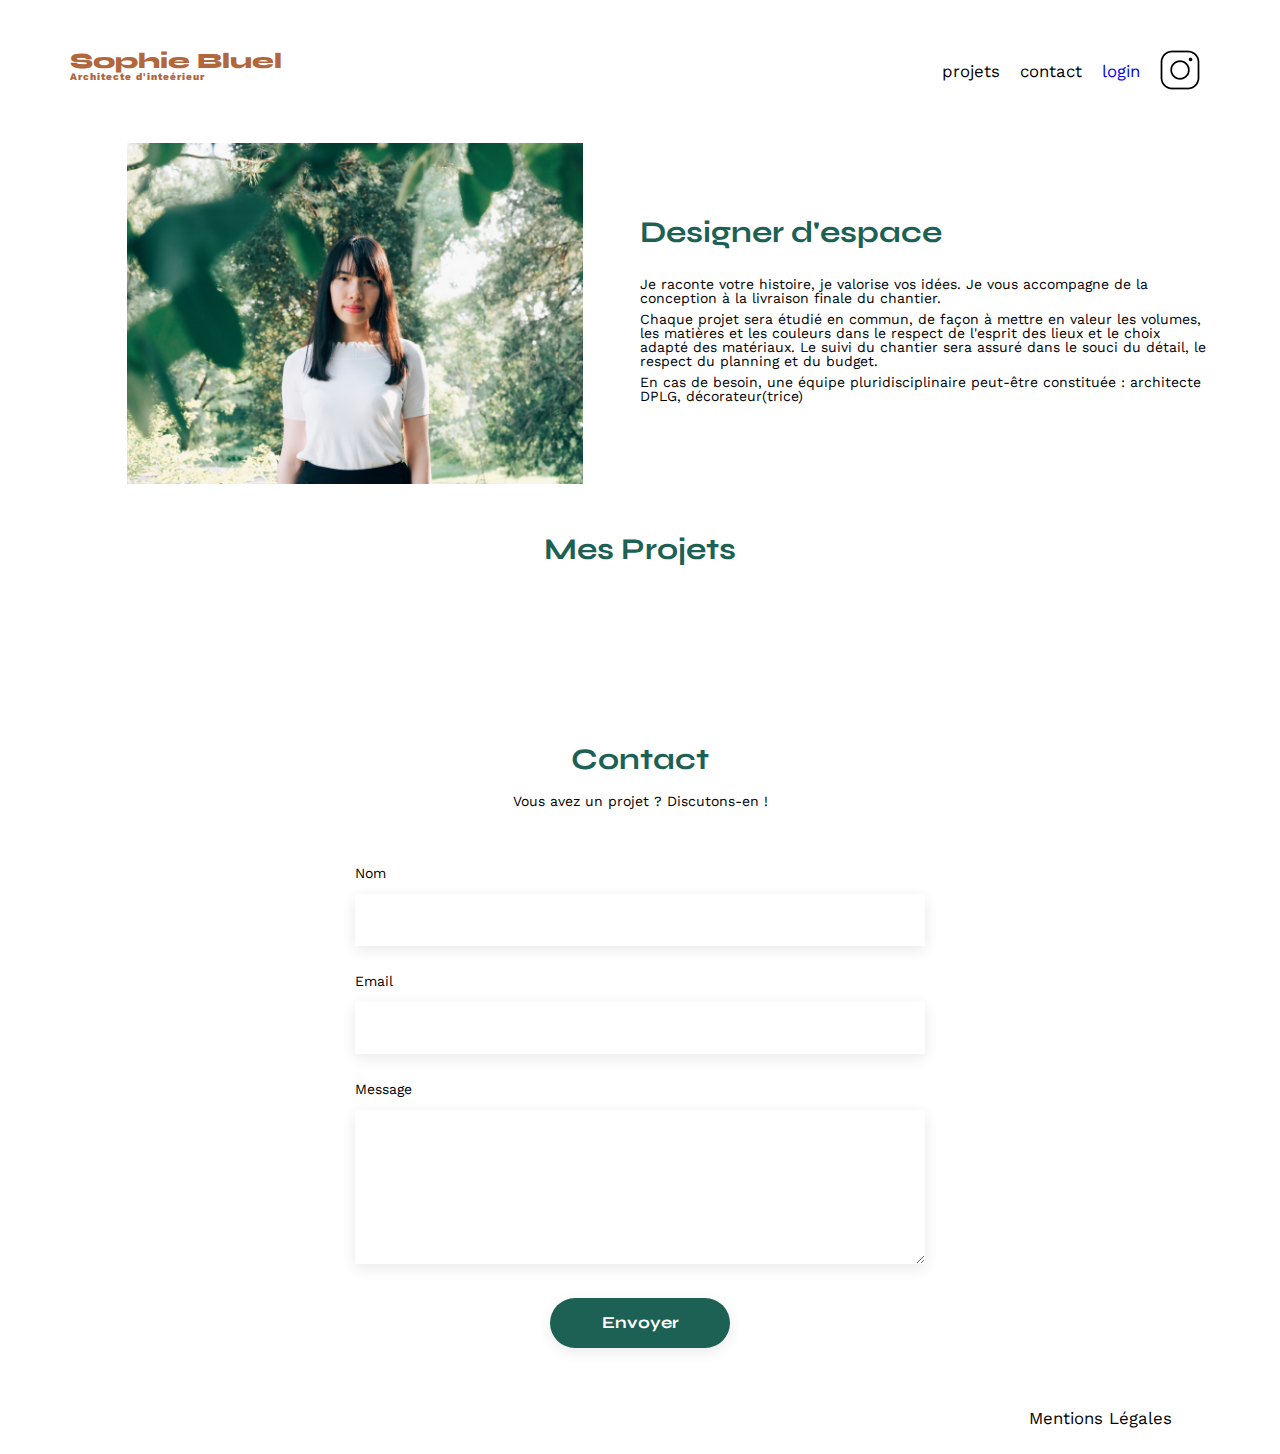
<file: FrontEnd/index.html>
<!DOCTYPE html>
<html lang="fr">
  <head>
    <meta charset="UTF-8" />
    <title>Sophie Bluel - Architecte d'intérieur</title>
    <meta name="viewport" content="width=device-width, initial-scale=1.0" />
    <link rel="preconnect" href="https://fonts.googleapis.com" />
    <link rel="preconnect" href="https://fonts.gstatic.com" crossorigin />
    <link
      href="https://fonts.googleapis.com/css2?family=Syne:wght@700;800&family=Work+Sans&display=swap"
      rel="stylesheet"
    />
    <meta name="description" content="" />
    <link rel="stylesheet" href="./assets/style.css" />
    <link
      rel="stylesheet"
      href="https://cdnjs.cloudflare.com/ajax/libs/font-awesome/6.4.0/css/all.min.css"
      integrity="sha512-iecdLmaskl7CVkqkXNQ/ZH/XLlvWZOJyj7Yy7tcenmpD1ypASozpmT/E0iPtmFIB46ZmdtAc9eNBvH0H/ZpiBw=="
      crossorigin="anonymous"
      referrerpolicy="no-referrer"
    />
  </head>
  <body>
    <div id="edit" style="display: none">
      <a href="#modal1" id="mode-edit" class="jsModal"
        ><i class="fa-sharp fa-regular fa-pen-to-square"></i> Mode édition</a
      >
      <button name="publish" type="button" id="button-publish">
        <p>publier les changements</p>
      </button>
    </div>
    <aside
      id="modal1"
      class="modal"
      aria-hidden="true"
      aria-labelledby="title-modal"
      style="display: none">
      <div class="modal-wrapper js-modal-stop">
        <div id="modal-delete" style="display: flex">
          <i id="modal-delete-xmark" class="js-modal-xmark fa-solid fa-xmark"></i>
          <h3 class="title-modal">Galerie photo</h3>
          <div id="gallery-modal"></div>
          <button name="modalAddPicture" type="button" id="button-modal-add-picture">
            Ajouter une photo
          </button>
          <p id="delete-gallery">Supprimer la galerie</p>
          <p class="error-message"></p>
        </div>
        <div id="modal-add" style="display: none;">
          <div id="modal-add-quit">
            <i id="back-to-modal-delete" class="fa-solid fa-arrow-left"></i>
            <i id="modal-add-xmark" class="js-modal-xmark fa-solid fa-xmark"></i>
          </div>
          <h3 class="title-modal">Ajout photo</h3>
          <div id="modal-add-container">
            <div id="modal-add-picture">
              <img id="image-selected" style="display: none;"/>
              <i id="image-modal-add" class="fa-sharp fa-regular fa-image"></i>
              <input name="addPicture" type="file" id="button-add-picture-input"></input>
              <label for="button-add-picture-input" id="button-add-picture">+ Ajouter une photo</label>
              <p>jpg, png : 4mo max</p>
            </div>
            <form id="modal-add-form" action="#" method="post">
              <label for="title-add-modal">Titre</label>
              <input type="text" name="title" id="title-add-modal"/>
              <label for="category-of-item">Catégorie</label>
              <select name="category" id="category-of-item">
                <option value="selectCategory">Selectionné une categorie</option>
                <option value="objets">Objets</option>
                <option value="appartements">Appartements</option>
                <option value="hotesl&restaurants">Hotels & Restaurants</option>
              </select>
            </form>
          </div>
          <button name="addItem" type="button" id="button-add-item">Valider</button>
          <p class="error-message"></p>
        </div>
      </div>
    </aside>
    <div class="main-container">
      <header>
        <h1>Sophie Bluel <span>Architecte d'inteérieur</span></h1>
        <nav>
          <ul>
            <li>projets</li>
            <li>contact</li>
            <li><a href="login.html" id="linkLogin">login</a></li>
            <li><img src="./assets/icons/instagram.png" alt="Instagram" /></li>
          </ul>
        </nav>
      </header>
      <main>
        <section id="introduction">
          <figure>
            <img src="./assets/images/sophie-bluel.png" alt="" />
            <a
              href="#modal1"
              id="edit-picture"
              class="jsModal"
              style="display: none"
            >
              <i class="fa-sharp fa-regular fa-pen-to-square"></i>modifier</a
            >
          </figure>
          <article>
            <h2>Designer d'espace</h2>
            <p>
              Je raconte votre histoire, je valorise vos idées. Je vous
              accompagne de la conception à la livraison finale du chantier.
            </p>
            <p>
              Chaque projet sera étudié en commun, de façon à mettre en valeur
              les volumes, les matières et les couleurs dans le respect de
              l'esprit des lieux et le choix adapté des matériaux. Le suivi du
              chantier sera assuré dans le souci du détail, le respect du
              planning et du budget.
            </p>
            <p>
              En cas de besoin, une équipe pluridisciplinaire peut-être
              constituée : architecte DPLG, décorateur(trice)
            </p>
          </article>
        </section>
        <section id="portfolio">
          <div id="h2-edit">
            <h2>Mes Projets</h2>
            <a
              href="#modal1"
              id="edit-gallery"
              class="jsModal"
              style="display: none"
              ><i class="fa-sharp fa-regular fa-pen-to-square"></i>modifier</a
            >
          </div>
          <div class="filters"></div>
          <div class="gallery"></div>
        </section>
        <section id="contact">
          <h2>Contact</h2>
          <p>Vous avez un projet ? Discutons-en !</p>
          <form action="#" method="post">
            <label for="name">Nom</label>
            <input type="text" name="name" id="name" />
            <label for="email">Email</label>
            <input type="email" name="email" id="email" />
            <label for="message">Message</label>
            <textarea
              name="message"
              id="message"
              cols="30"
              rows="10"
            ></textarea>
            <input type="submit" value="Envoyer" />
          </form>
        </section>
      </main>

      <footer>
        <nav>
          <ul>
            <li>Mentions Légales</li>
          </ul>
        </nav>
      </footer>
    </div>
  </body>
  <script src="index.js"></script>
</html>
</file>
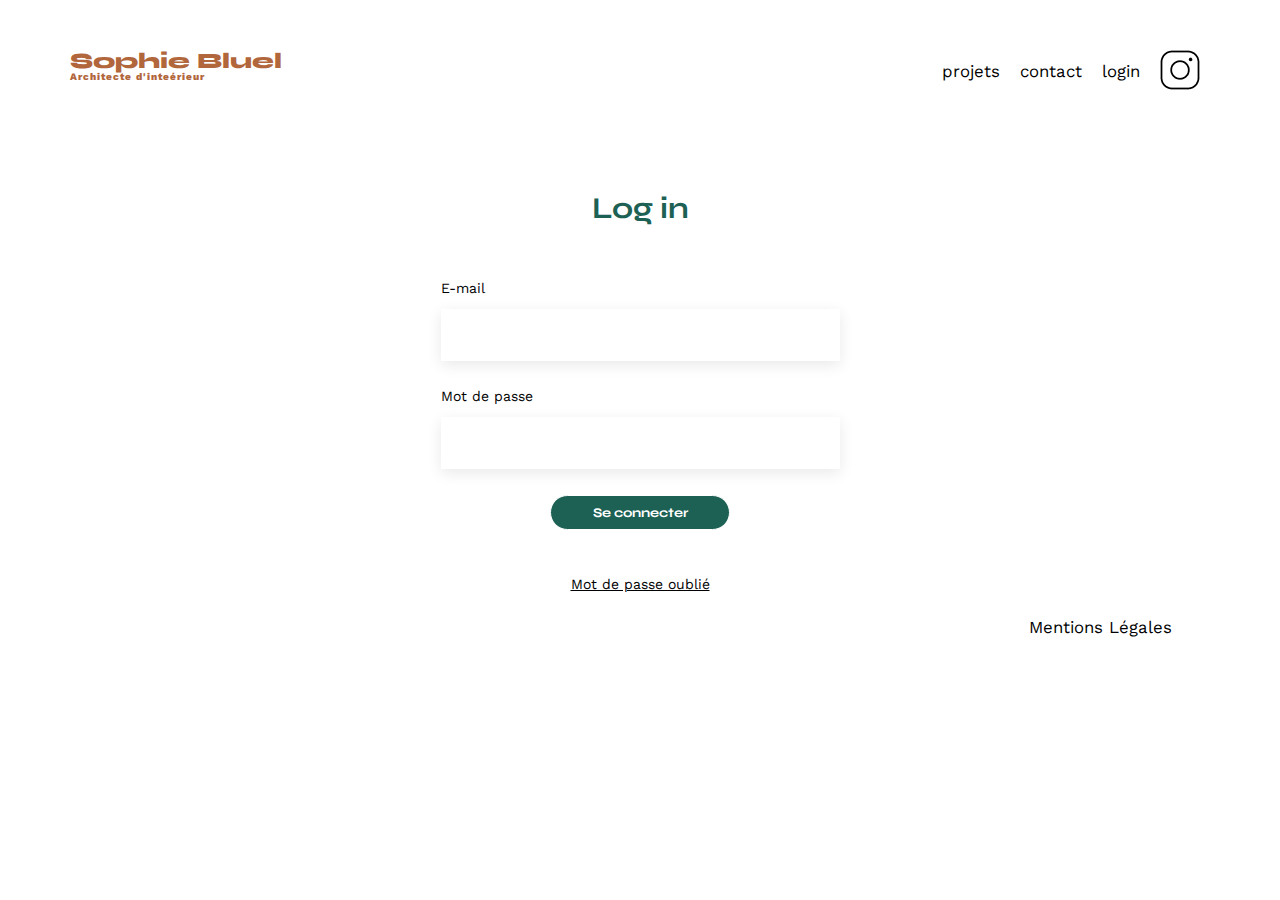
<file: FrontEnd/login.html>
<!DOCTYPE html>
<html lang="fr">
<head>
	<meta charset="UTF-8">
	<title>Sophie Bluel - Architecte d'intérieur</title>
	<meta name="viewport" content="width=device-width, initial-scale=1.0">
	<link rel="preconnect" href="https://fonts.googleapis.com">
	<link rel="preconnect" href="https://fonts.gstatic.com" crossorigin>
	<link href="https://fonts.googleapis.com/css2?family=Syne:wght@700;800&family=Work+Sans&display=swap" rel="stylesheet">
	<meta name="description" content="">
	<link rel="stylesheet" href="./assets/login.css">
</head>
<body>
  <header>
    <a href="index.html"><h1>Sophie Bluel <span>Architecte d'inteérieur</span></h1></a>
    <nav>
      <ul>
        <li>projets</li>
        <li>contact</li>
        <li>login</li>
        <li><img src="./assets/icons/instagram.png" alt="Instagram"></li>
      </ul>
    </nav>
  </header>
  <main>
    <h2>Log in</h2>
    <section id="contact">
      <form>
        <label for="email">E-mail</label>
        <input type="email" name="email" id="email" required>
        <label for="password">Mot de passe</label>
        <input type="password" name="password" id="password" required>
        <button id="login" type="submit">Se connecter</button>
      </form>
    <div id="error-login"></div>
    <p>Mot de passe oublié</p>
    </section>
  </main>
  <footer>
    <nav>
      <ul>
        <li>Mentions Légales</li>
      </ul>
    </nav>
  </footer>
</body>
<script src="login.js"></script>
</html>
</file>
<file: FrontEnd/assets/login.css>
html, body, div, span, applet, object, iframe,
h1, h2, h3, h4, h5, h6, p, blockquote, pre,
a, abbr, acronym, address, big, cite, code,
del, dfn, em, img, ins, kbd, q, s, samp,
small, strike, strong, sub, sup, tt, var,
b, u, i, center,
dl, dt, dd, ol, ul, li,
fieldset, form, label, legend,
table, caption, tbody, tfoot, thead, tr, th, td,
article, aside, canvas, details, embed,
figure, figcaption, footer, header, hgroup,
menu, nav, output, ruby, section, summary,
time, mark, audio, video {
	margin: 0;
	padding: 0;
	border: 0;
	font-size: 100%;
	font: inherit;
	vertical-align: baseline;
}
* {
  text-decoration: none;
}
/* HTML5 display-role reset for older browsers */
article, aside, details, figcaption, figure,
footer, header, hgroup, menu, nav, section {
	display: block;
}
body {
	line-height: 1;
}
ol, ul {
	list-style: none;
}
blockquote, q {
	quotes: none;
}
blockquote:before, blockquote:after,
q:before, q:after {
	content: '';
	content: none;
}
table {
	border-collapse: collapse;
	border-spacing: 0;
}
/** end reset css**/
body {
	max-width: 1140px;
	margin:auto;
	font-family: 'Work Sans' ;
	font-size: 14px;
}
header {
	display: flex;
	justify-content: space-between;
	margin: 50px 0
}
section {
	margin: 50px 0
}

h1{
	display: flex;
	flex-direction: column;
	font-family: 'Syne';
	font-size: 22px;
	font-weight: 800;
	color: #B1663C
}
h1 > span {
	font-family: 'Work Sans';
	font-size:10px;
	letter-spacing: 0.1em;
;
}

h2{
	font-family: 'Syne';
	font-weight: 700;
	font-size: 30px;
	color: #1D6154
}
nav ul {
	display: flex;
	align-items: center;
	list-style-type: none;

}
nav li {
	padding: 0 10px;
	font-size: 1.2em;
}

li:hover {
	color: #B1663C;
}
main {
  margin-top: 100px;
  display: flex;
  flex-direction: column;
  align-items: center;
}
#contact {
  display: flex;
  flex-direction: column;
	width: 35%;
  margin: auto;
}
#contact h2{
	margin-bottom: 20px;
}
#contact form {
	text-align: left;
	margin-top:30px;
	display: flex;
	flex-direction: column;
}
#contact input {
	height: 50px;
	font-size: 1.2em;
	border: none;
	box-shadow: 0px 4px 14px rgba(0, 0, 0, 0.09);
}
#contact label {
	margin: 2em 0 1em 0;
}
#login{
	border: 1px solid;
	font-family: 'Syne';
	font-weight: 700;
	color: white;
	background-color: #1D6154;
	margin : 2em auto ;
	width: 180px;
	height: 35px;
	text-align: center;
	border-radius: 60px ;
	cursor: pointer;
}
#error-login {
	color: red;
	margin-bottom: 20px;
	font-size: 16px;
	gap: 2px;
	text-decoration: underline;
	flex-direction: column;
	text-align: center;
}
#contact p {
  text-align: center;
  text-decoration: underline;
  font-size: 14px;
  cursor: pointer;
}
footer nav ul {
	display: flex;
	justify-content: flex-end;
	margin: 2em
}
</file>
<file: FrontEnd/assets/style.css>
/* http://meyerweb.com/eric/tools/css/reset/
   v2.0 | 20110126
   License: none (public domain)
*/

html, .main-container, div, span, applet, object, iframe,
h1, h2, h3, h4, h5, h6, p, blockquote, pre,
a, abbr, acronym, address, big, cite, code,
del, dfn, em, img, ins, kbd, q, s, samp,
small, strike, strong, sub, sup, tt, var,
b, u, i, center,
dl, dt, dd, ol, ul, li,
fieldset, form, label, legend, body,
table, caption, t.main-container, tfoot, thead, tr, th, td,
article, aside, canvas, details, embed,
figure, figcaption, footer, header, hgroup,
menu, nav, output, ruby, section, summary,
time, mark, audio, video {
	margin: 0;
	padding: 0;
	border: 0;
	font-size: 100%;
	font: inherit;
	vertical-align: baseline;
}
* {
	text-decoration: none;
}
/* HTML5 display-role reset for older browsers */
article, aside, details, figcaption, figure,
footer, header, hgroup, menu, nav, section {
	display: block;
}
.main-container {
	line-height: 1;
}
ol, ul {
	list-style: none;
}
blockquote, q {
	quotes: none;
}
blockquote:before, blockquote:after,
q:before, q:after {
	content: '';
	content: none;
}
table {
	border-collapse: collapse;
	border-spacing: 0;
}
/** end reset css**/
.main-container {
	max-width: 1140px;
	margin:auto;
	font-family: 'Work Sans' ;
	font-size: 14px;
}
header {
	display: flex;
	justify-content: space-between;
	margin: 50px 0
}
section {
	margin: 50px 0
}
#edit {
	width: 100%;
	height: 55px;
	background-color: black;
	color: white;
	display: flex;
	align-items: center;
	justify-content: center;
	font-family: 'Work Sans';
	gap: 20px;
}
#button-publish {
	border: 1px;
	background-color: white;
	width: 185px;
	height: 35px;
	border-radius: 60px;
	font-size: 14px;
	cursor: pointer;
}
#mode-edit {
	display: flex;
	align-items: center;
	gap: 5px;
	cursor: pointer;
	text-decoration: none;
  color: white;
}
.modal {
	position: fixed;
	display: flex;
	align-items: center;
	justify-content: center;
	top: 0;
	left: 0;
	width: 100%;
	height: 100%;
	background: rgba(0, 0, 0, 0.8);
	font-family: 'Work Sans';
}
.modal-wrapper {
	overflow: auto;
	max-width: calc(100vw - 120px);
	max-height: calc(100vh - 120px);
	border-radius: 10px;
	padding: 30px 105px 50px;
	background-color: white;
}
#modal-delete {
	flex-direction: column;
	width: 420px;
}
#modal-delete-xmark {
	display: flex;
  justify-content: end;
  margin-bottom: 20px;
  font-size: 23px;
  color: black;
	cursor: pointer;
}
#modal-add-xmark {
  font-size: 23px;
  color: black;
	cursor: pointer;
}
.title-modal {
	text-align: center;
	font-size: 26px;
	margin-bottom: 55px;
}
#gallery-modal {
	display: flex;
	flex-wrap: wrap;
	gap: 15px;
	padding: 15px 0 40px 0;
	margin-bottom: 40px;
	border-bottom: solid 1px #B3B3B3;
}
.item-modal {
	display: flex;
	flex-direction: column;
	position: relative;
}
.image-modal {
	width: 90px;
}
.delete-gallery-modal {
	display: flex;
	align-items: center;
	justify-content: center;
	background-color: black;
	border-radius: 2px;
	position: absolute;
	right: 5px;
	top: 10px;
	width: 25px;
	height: 25px;
	cursor: pointer;
}
.trash-modal {
	color: white;
}
#button-modal-add-picture {
	display: flex;
	margin: auto;
	border: 1px;
	font-size: 14px;
	width: 185px;
	height: 40px;
	border-radius: 60px;
	background-color: #1D6154;
	color: white;
	align-items: center;
	justify-content: center;
	margin-bottom: 30px;
}
#delete-gallery {
	text-align: center;
	color: #D65353;
	font-size: 14px;
}
#modal-add {
	flex-direction: column;
	width: 420px;
}
#modal-add-quit {
	display: flex;
	justify-content: space-between;
	width: 100%;
	margin-bottom: 20px;
}
#back-to-modal-delete {
	font-size: 23px;
  color: black;
	cursor: pointer;
}
#modal-add-container {
	display: flex;
	flex-direction: column;
  padding: 15px 0 40px 0;
  border-bottom: solid 1px #B3B3B3
}
#modal-add-picture {
	width: 100%;
  background-color: rgba(232, 241, 246, 1);
  height: 170px;
}
#image-selected {
	background-size: cover;
  background-position: center center;
  width: 150px;
  height: 170px;
  margin: auto;
}
#image-modal-add {
	display: flex;
	justify-content: center;
	margin-top: 20px;
	font-size: 70px;
	color: #B3B3B3;
}
#button-add-picture {
	display: flex;
	margin: auto;
	border: 1px;
	font-size: 14px;
	width: 175px;
	height: 35px;
	border-radius: 60px;
	background-color: #B3B3B3;
	color: rgba(232, 241, 246, 1);
	align-items: center;
	justify-content: center;
	margin-top: 10px;
	cursor: pointer;
}
#button-add-picture-input {
	display: none;
}
#modal-add-picture p {
	text-align: center;
	justify-content: center;
	font-size: 10px;
	margin-top: 5px;
}
#modal-add-form {
	display: flex;
	flex-direction: column;
	margin-top: 35px;
}
#modal-add-form label {
	margin-bottom: 10px;
	font-weight: 500;
	font-size: 14px;
}
#title-add-modal {
	height: 40px;
	font-size: 15px;
	border: none;
	box-shadow: 0px 4px 14px rgba(0, 0, 0, 0.09);
	margin-bottom: 35px;
}
#category-of-item {
	height: 40px;
	font-size: 15px;
	border: none;
	box-shadow: 0px 4px 14px rgba(0, 0, 0, 0.09);
}
#button-add-item {
	display: flex;
  margin: auto;
  border: 1px;
  font-size: 14px;
  width: 175px;
  height: 35px;
  border-radius: 60px;
  background-color: #B3B3B3;
  color: white;
  align-items: center;
  justify-content: center;
  margin-top: 30px;
}
.error-message {
	color: red;
	margin-bottom: 20px;
	font-size: 16px;
	gap: 2px;
	text-decoration: underline;
	flex-direction: column;
	text-align: center;
}
h1{
	display: flex;
	flex-direction: column;
	font-family: 'Syne';
	font-size: 22px;
	font-weight: 800;
	color: #B1663C
}

h1 > span {
	font-family: 'Work Sans';
	font-size:10px;
	letter-spacing: 0.1em;
;
}

h2{
	font-family: 'Syne';
	font-weight: 700;
	font-size: 30px;
	color: #1D6154
}
nav ul {
	display: flex;
	align-items: center;
	list-style-type: none;

}
nav li {
	padding: 0 10px;
	font-size: 1.2em;
}

li:hover {
	color: #B1663C;
}

li a:hover {
	color: #B1663C;
}

#introduction {
	display: flex;
	align-items: center;
}
#introduction figure {
	flex: 1
}
#introduction img {
	display: block;
	margin: auto;
	width: 80%;
}
#edit-picture {
	display: flex;
	gap: 5px;
	cursor: pointer;
	margin-left: 57px;
	margin-top: 15px;
}
#introduction article {
	flex: 1
}
#introduction h2 {
	margin-bottom: 1em;
}

#introduction p {
	margin-bottom: 0.5em;
}
#h2-edit {
	display: flex;
	align-items: baseline;
	justify-content: center;
	gap: 2em;
}
#portfolio h2 {
	text-align: center;
	margin-bottom: 1em;
}
#edit-gallery {
	display: flex;
	gap: 5px;
	cursor: pointer;
}
.filters {
	margin-top: 50px;
	margin-bottom: 50px;
	display: flex;
	justify-content: center;
	gap: 10px;
}

.filter {
	font-size: 16px;
	font-weight: 700;
	color: #1D6154;
	border: 1px solid #1D6154;
	border-radius: 60px;
	padding: 9px 20px;
	cursor: pointer;
}

.filter__selected {
	color: white;
	background-color: #1D6154;
}

.gallery {
	width: 100%;
	display: grid;
	grid-template-columns: 1fr 1fr 1fr;
	grid-column-gap: 20px;
	grid-row-gap: 20px;
}

.gallery img {
	width: 100%;

}
#contact {
	width: 50%;
margin: auto;
}
#contact > * {
	text-align: center;

}
#contact h2{
	margin-bottom: 20px;
}
#contact form {
	text-align: left;
	margin-top:30px;
	display: flex;
	flex-direction: column;
}

#contact input {
	height: 50px;
	font-size: 1.2em;
	border: none;
	box-shadow: 0px 4px 14px rgba(0, 0, 0, 0.09);
}
#contact label {
	margin: 2em 0 1em 0;
}
#contact textarea {
	border: none;
	box-shadow: 0px 4px 14px rgba(0, 0, 0, 0.09);
}

input[type="submit"]{
	font-family: 'Syne';
	font-weight: 700;
	color: white;
	background-color: #1D6154;
	margin : 2em auto ;
	width: 180px;
	text-align: center;
	border-radius: 60px ;
}

footer nav ul {
	display: flex;
	justify-content: flex-end;
	margin: 2em
}
</file>
